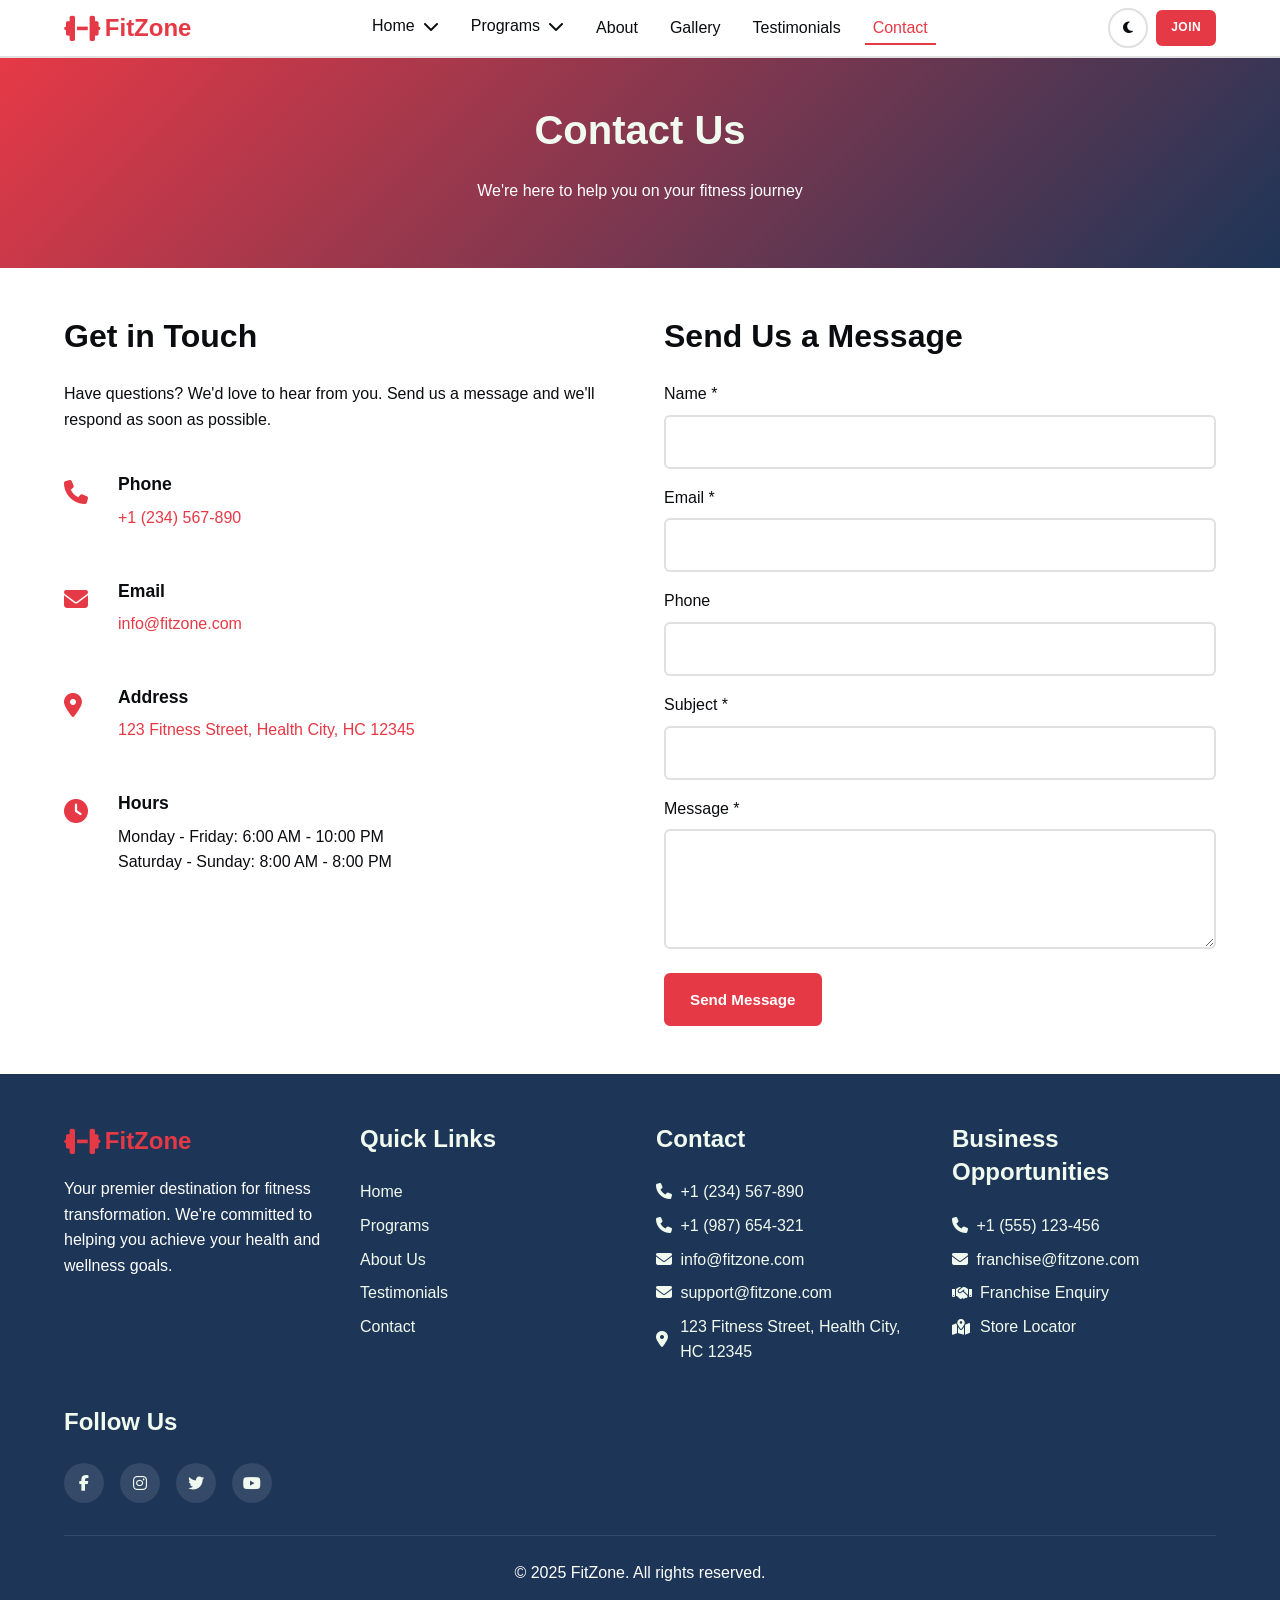
<file: contact.html>
<!DOCTYPE html>
<html lang="en">
<head>
    <meta charset="UTF-8">
    <meta name="viewport" content="width=device-width, initial-scale=1.0">
    <title>Contact Us - FitZone</title>
    <link rel="icon" type="image/svg+xml" href="favicon.svg">
    <link rel="icon" type="image/x-icon" href="favicon.ico">
    <link rel="stylesheet" href="css/style.css">
    <link rel="stylesheet" href="https://cdnjs.cloudflare.com/ajax/libs/font-awesome/6.4.0/css/all.min.css">
</head>
<body>
    <!-- Header -->
    <header class="main-header">
        <div class="container">
            <div class="header-content">
                <a href="index.html" class="logo">
                    <i class="fas fa-dumbbell"></i>
                    <span>FitZone</span>
                </a>
                <nav class="main-nav">
                    <ul class="nav-menu">
                        <li class="dropdown">
                            <a href="index.html">Home <i class="fas fa-chevron-down"></i></a>
                            <ul class="dropdown-menu">
                                <li><a href="index.html">Home</a></li>
                                <li><a href="index2.html">Home 2</a></li>
                            </ul>
                        </li>
                        <li class="dropdown">
                            <a href="programs.html">Programs <i class="fas fa-chevron-down"></i></a>
                            <ul class="dropdown-menu">
                                <li><a href="muscle-gain.html">Muscle Gain</a></li>
                                <li><a href="weight-loss.html">Weight Loss</a></li>
                                <li><a href="wellness.html">Wellness</a></li>
                            </ul>
                        </li>
                        <li><a href="about.html">About</a></li>
                        <li><a href="gallery.html">Gallery</a></li>
                        <li><a href="testimonials.html">Testimonials</a></li>
                        <li><a href="contact.html" class="active">Contact</a></li>
                    </ul>
                </nav>
                <div class="header-actions">
                    <button class="theme-toggle" id="themeToggle" aria-label="Toggle theme">
                        <i class="fas fa-moon"></i>
                    </button>
                    <a href="register.html" class="btn btn-primary join-btn">Join</a>
                </div>
                <button class="mobile-menu-toggle" id="mobileMenuToggle">
                    <i class="fas fa-bars"></i>
                </button>
            </div>
        </div>
    </header>

    <!-- Page Header -->
    <section class="page-header">
        <div class="container">
            <h1>Contact Us</h1>
            <p style="color: #FFFFFF;">We're here to help you on your fitness journey</p>
        </div>
    </section>

    <!-- Contact Content -->
    <section class="content-section">
        <div class="container">
            <div class="contact-wrapper">
                <div class="contact-info-section">
                    <h2>Get in Touch</h2>
                    <p>Have questions? We'd love to hear from you. Send us a message and we'll respond as soon as possible.</p>
                    
                    <div class="contact-details">
                        <div class="contact-item">
                            <i class="fas fa-phone"></i>
                            <div>
                                <h3>Phone</h3>
                                <a href="tel:+1234567890">+1 (234) 567-890</a>
                            </div>
                        </div>
                        <div class="contact-item">
                            <i class="fas fa-envelope"></i>
                            <div>
                                <h3>Email</h3>
                                <a href="mailto:info@fitzone.com">info@fitzone.com</a>
                            </div>
                        </div>
                        <div class="contact-item">
                            <i class="fas fa-map-marker-alt"></i>
                            <div>
                                <h3>Address</h3>
                                <a href="https://maps.google.com" target="_blank" rel="noopener noreferrer">123 Fitness Street, Health City, HC 12345</a>
                            </div>
                        </div>
                        <div class="contact-item">
                            <i class="fas fa-clock"></i>
                            <div>
                                <h3>Hours</h3>
                                <p>Monday - Friday: 6:00 AM - 10:00 PM<br>Saturday - Sunday: 8:00 AM - 8:00 PM</p>
                            </div>
                        </div>
                    </div>
                </div>
                
                <div class="contact-form-section">
                    <h2>Send Us a Message</h2>
                    <form id="contactForm" method="POST" action="#">
                        <div class="form-group">
                            <label for="name">Name *</label>
                            <input type="text" id="name" name="name" required>
                        </div>
                        <div class="form-group">
                            <label for="email">Email *</label>
                            <input type="email" id="email" name="email" required>
                        </div>
                        <div class="form-group">
                            <label for="phone">Phone</label>
                            <input type="tel" id="phone" name="phone">
                        </div>
                        <div class="form-group">
                            <label for="subject">Subject *</label>
                            <input type="text" id="subject" name="subject" required>
                        </div>
                        <div class="form-group">
                            <label for="message">Message *</label>
                            <textarea id="message" name="message" required></textarea>
                        </div>
                        <button type="submit" class="btn btn-primary btn-large">Send Message</button>
                    </form>
                </div>
            </div>
        </div>
    </section>

    <!-- Footer -->
    <footer class="main-footer">
        <div class="container">
            <div class="footer-content">
                <div class="footer-section">
                    <a href="index.html" class="logo">
                        <i class="fas fa-dumbbell"></i>
                        <span>FitZone</span>
                    </a>
                    <p style="margin-top: 1rem; color: #FFFFFF;">Your premier destination for fitness transformation. We're committed to helping you achieve your health and wellness goals.</p>
                </div>
                <div class="footer-section">
                    <h3>Quick Links</h3>
                    <ul>
                        <li><a href="index.html">Home</a></li>
                        <li><a href="programs.html">Programs</a></li>
                        <li><a href="about.html">About Us</a></li>
                        <li><a href="testimonials.html">Testimonials</a></li>
                        <li><a href="contact.html">Contact</a></li>
                    </ul>
                </div>
                <div class="footer-section">
                    <h3>Contact</h3>
                    <ul class="contact-info">
                        <li><a href="tel:+1234567890"><i class="fas fa-phone"></i> +1 (234) 567-890</a></li>
                        <li><a href="tel:+1987654321"><i class="fas fa-phone"></i> +1 (987) 654-321</a></li>
                        <li><a href="mailto:info@fitzone.com"><i class="fas fa-envelope"></i> info@fitzone.com</a></li>
                        <li><a href="mailto:support@fitzone.com"><i class="fas fa-envelope"></i> support@fitzone.com</a></li>
                        <li><i class="fas fa-map-marker-alt"></i> 123 Fitness Street, Health City, HC 12345</li>
                    </ul>
                </div>
                <div class="footer-section">
                    <h3>Business Opportunities</h3>
                    <ul class="contact-info">
                        <li><a href="tel:+1555123456"><i class="fas fa-phone"></i> +1 (555) 123-456</a></li>
                        <li><a href="mailto:franchise@fitzone.com"><i class="fas fa-envelope"></i> franchise@fitzone.com</a></li>
                        <li><a href="contact.html#franchise" class="franchise-link"><i class="fas fa-handshake"></i> Franchise Enquiry</a></li>
                        <li><a href="contact.html#store" class="store-link"><i class="fas fa-map-marked-alt"></i> Store Locator</a></li>
                    </ul>
                </div>
                <div class="footer-section">
                    <h3>Follow Us</h3>
                    <div class="social-icons">
                        <a href="https://facebook.com" target="_blank" rel="noopener noreferrer" aria-label="Facebook">
                            <i class="fab fa-facebook-f"></i>
                        </a>
                        <a href="https://instagram.com" target="_blank" rel="noopener noreferrer" aria-label="Instagram">
                            <i class="fab fa-instagram"></i>
                        </a>
                        <a href="https://twitter.com" target="_blank" rel="noopener noreferrer" aria-label="Twitter">
                            <i class="fab fa-twitter"></i>
                        </a>
                        <a href="https://youtube.com" target="_blank" rel="noopener noreferrer" aria-label="YouTube">
                            <i class="fab fa-youtube"></i>
                        </a>
                    </div>
                </div>
            </div>
            <div class="footer-bottom">
                <p style="color: #FFFFFF;">&copy; 2025 FitZone. All rights reserved.</p>
            </div>
        </div>
    </footer>

    <script src="https://code.jquery.com/jquery-3.7.1.min.js"></script>
    <script src="js/main.js"></script>
</body>
</html>
</file>
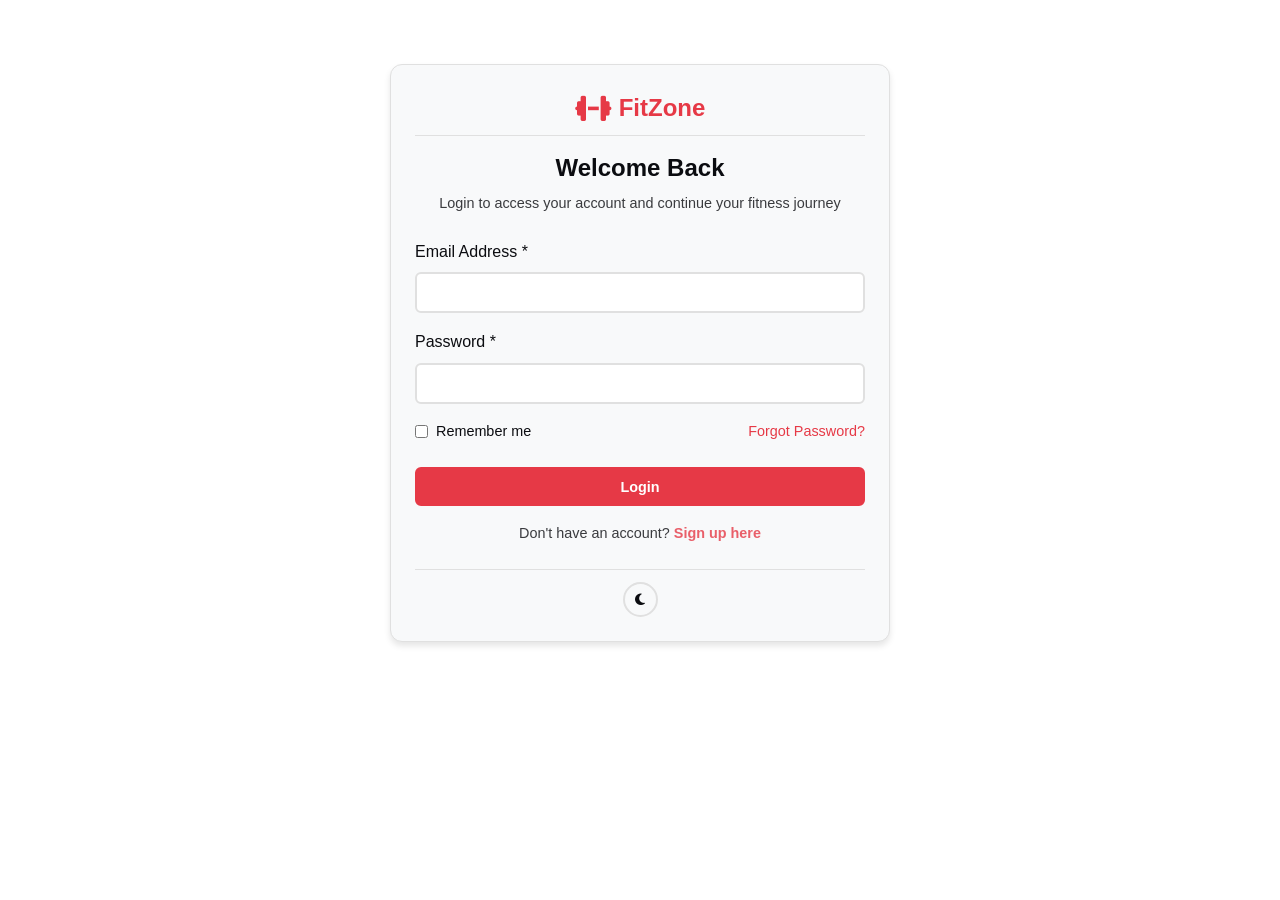
<file: login.html>
<!DOCTYPE html>
<html lang="en">
<head>
    <meta charset="UTF-8">
    <meta name="viewport" content="width=device-width, initial-scale=1.0">
    <title>Login - FitZone</title>
    <link rel="icon" type="image/svg+xml" href="favicon.svg">
    <link rel="icon" type="image/x-icon" href="favicon.ico">
    <link rel="stylesheet" href="css/style.css">
    <link rel="stylesheet" href="https://cdnjs.cloudflare.com/ajax/libs/font-awesome/6.4.0/css/all.min.css">
</head>
<body>
    <!-- Login Section -->
    <section class="content-section">
        <div class="container">
            <div class="auth-container">
                <div class="auth-card">
                    <div class="auth-card-header">
                        <a href="index.html" class="auth-logo">
                            <i class="fas fa-dumbbell"></i>
                            <span>FitZone</span>
                        </a>
                    </div>
                    <h2>Welcome Back</h2>
                    <p>Login to access your account and continue your fitness journey</p>
                    
                    <form id="loginForm" method="POST" action="#">
                        <div class="form-group">
                            <label for="loginEmail">Email Address *</label>
                            <input type="email" id="loginEmail" name="email" required>
                        </div>
                        <div class="form-group">
                            <label for="loginPassword">Password *</label>
                            <input type="password" id="loginPassword" name="password" required>
                        </div>
                        <div class="form-options">
                            <label class="checkbox-label">
                                <input type="checkbox" name="remember">
                                <span>Remember me</span>
                            </label>
                            <a href="#" class="forgot-password">Forgot Password?</a>
                        </div>
                        <button type="submit" class="btn btn-primary btn-large" style="width: 100%;">Login</button>
                    </form>
                    
                    <p class="auth-footer">
                        Don't have an account? <a href="register.html">Sign up here</a>
                    </p>
                    <div style="text-align: center; margin-top: 0.75rem; padding-top: 0.75rem; border-top: 1px solid var(--border-color);">
                        <button class="theme-toggle" id="themeToggle" aria-label="Toggle theme">
                            <i class="fas fa-moon"></i>
                        </button>
                    </div>
                </div>
            </div>
        </div>
    </section>

    <script src="https://code.jquery.com/jquery-3.7.1.min.js"></script>
    <script src="js/main.js"></script>
</body>
</html>
</file>
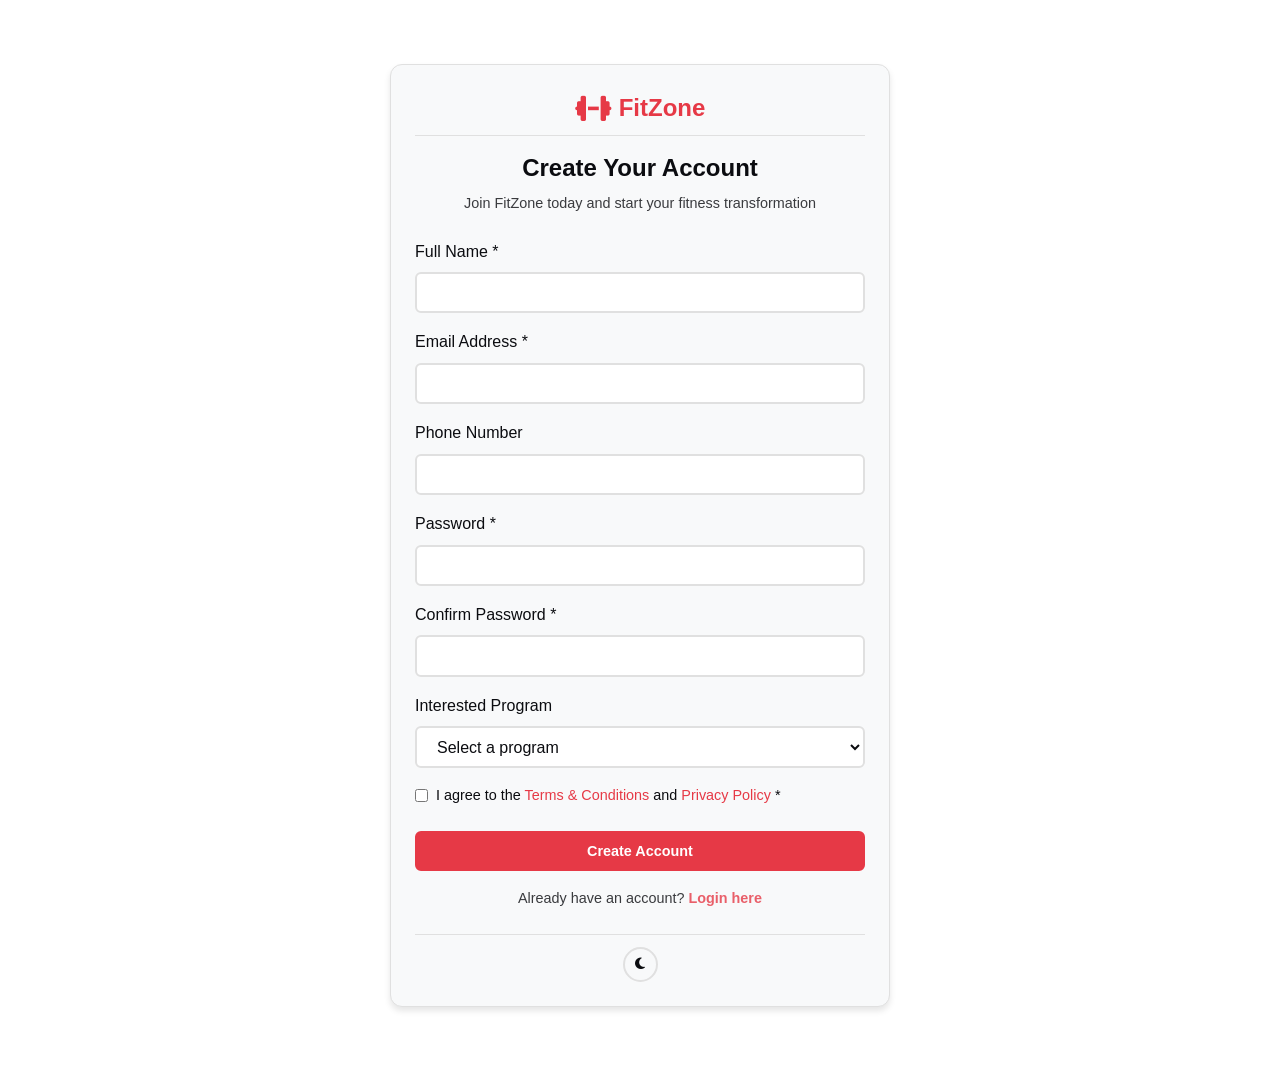
<file: register.html>
<!DOCTYPE html>
<html lang="en">
<head>
    <meta charset="UTF-8">
    <meta name="viewport" content="width=device-width, initial-scale=1.0">
    <title>Register - FitZone</title>
    <link rel="icon" type="image/svg+xml" href="favicon.svg">
    <link rel="icon" type="image/x-icon" href="favicon.ico">
    <link rel="stylesheet" href="css/style.css">
    <link rel="stylesheet" href="https://cdnjs.cloudflare.com/ajax/libs/font-awesome/6.4.0/css/all.min.css">
</head>
<body>
    <!-- Register Section -->
    <section class="content-section">
        <div class="container">
            <div class="auth-container">
                <div class="auth-card">
                    <div class="auth-card-header">
                        <a href="index.html" class="auth-logo">
                            <i class="fas fa-dumbbell"></i>
                            <span>FitZone</span>
                        </a>
                    </div>
                    <h2>Create Your Account</h2>
                    <p>Join FitZone today and start your fitness transformation</p>
                    
                    <form id="registerForm" method="POST" action="#">
                        <div class="form-group">
                            <label for="registerName">Full Name *</label>
                            <input type="text" id="registerName" name="name" required>
                        </div>
                        <div class="form-group">
                            <label for="registerEmail">Email Address *</label>
                            <input type="email" id="registerEmail" name="email" required>
                        </div>
                        <div class="form-group">
                            <label for="registerPhone">Phone Number</label>
                            <input type="tel" id="registerPhone" name="phone">
                        </div>
                        <div class="form-group">
                            <label for="registerPassword">Password *</label>
                            <input type="password" id="registerPassword" name="password" required>
                        </div>
                        <div class="form-group">
                            <label for="registerConfirmPassword">Confirm Password *</label>
                            <input type="password" id="registerConfirmPassword" name="confirmPassword" required>
                        </div>
                        <div class="form-group">
                            <label for="registerProgram">Interested Program</label>
                            <select id="registerProgram" name="program">
                                <option value="">Select a program</option>
                                <option value="muscle-gain">Muscle Gain</option>
                                <option value="weight-loss">Weight Loss</option>
                                <option value="wellness">Wellness</option>
                            </select>
                        </div>
                        <div class="form-options">
                            <label class="checkbox-label">
                                <input type="checkbox" name="terms" required>
                                <span>I agree to the <a href="#">Terms & Conditions</a> and <a href="#">Privacy Policy</a> *</span>
                            </label>
                        </div>
                        <button type="submit" class="btn btn-primary btn-large" style="width: 100%;">Create Account</button>
                    </form>
                    
                    <p class="auth-footer">
                        Already have an account? <a href="login.html">Login here</a>
                    </p>
                    <div style="text-align: center; margin-top: 0.75rem; padding-top: 0.75rem; border-top: 1px solid var(--border-color);">
                        <button class="theme-toggle" id="themeToggle" aria-label="Toggle theme">
                            <i class="fas fa-moon"></i>
                        </button>
                    </div>
                </div>
            </div>
        </div>
    </section>

    <script src="https://code.jquery.com/jquery-3.7.1.min.js"></script>
    <script src="js/main.js"></script>
</body>
</html>
</file>
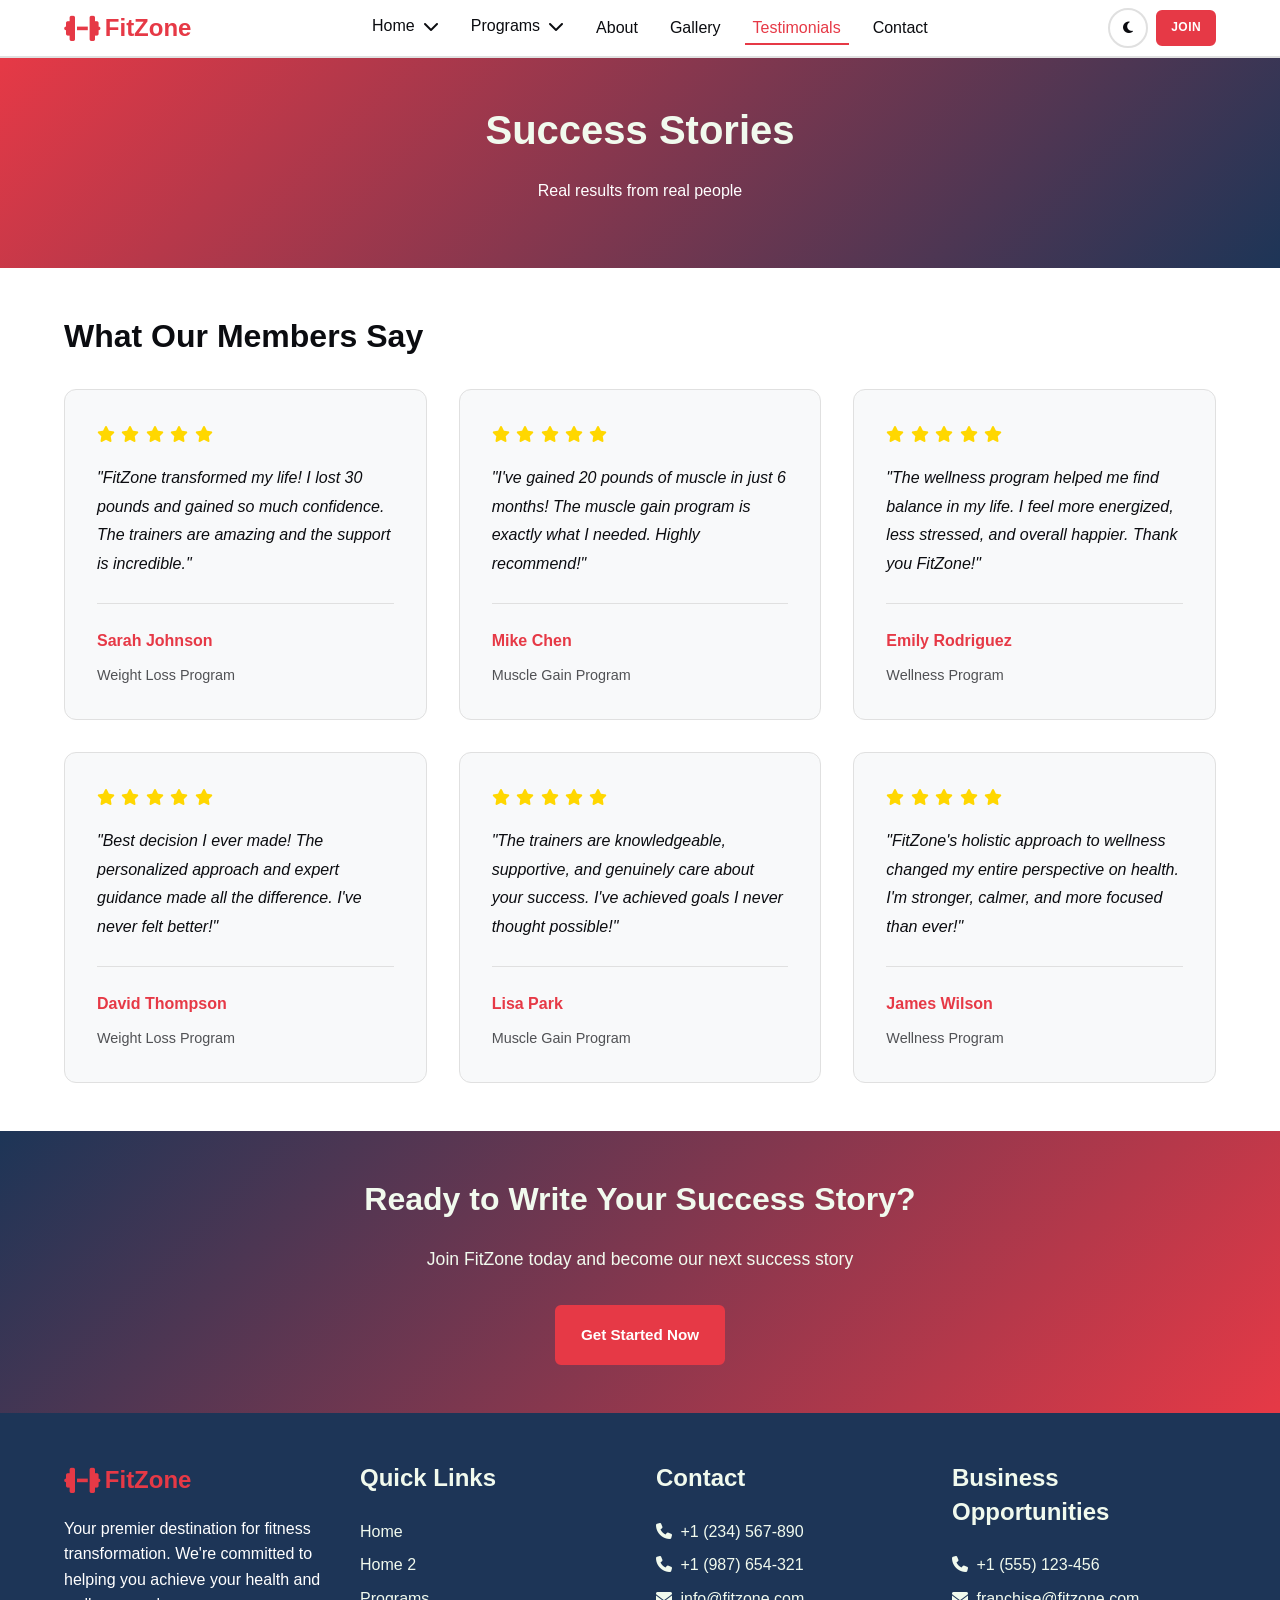
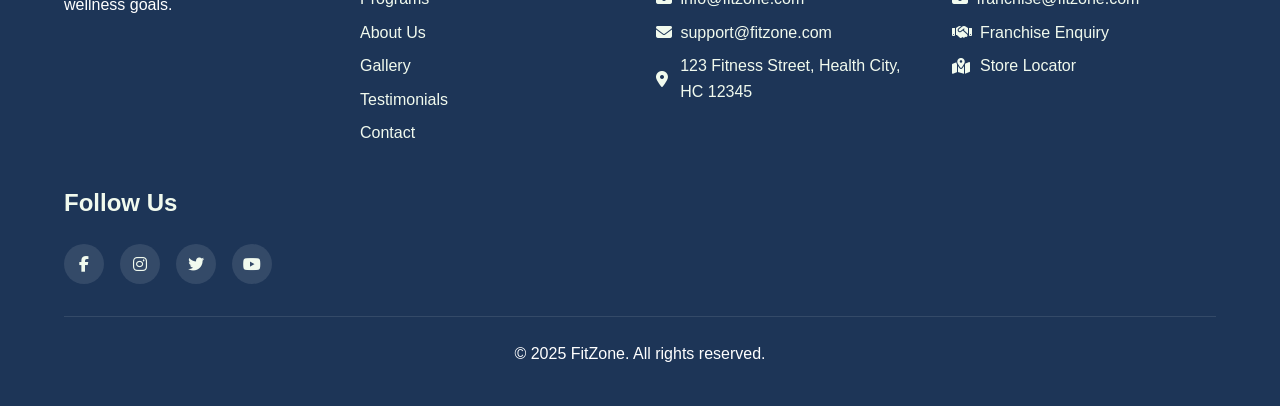
<file: testimonials.html>
<!DOCTYPE html>
<html lang="en">
<head>
    <meta charset="UTF-8">
    <meta name="viewport" content="width=device-width, initial-scale=1.0">
    <title>Testimonials - FitZone</title>
    <link rel="icon" type="image/svg+xml" href="favicon.svg">
    <link rel="icon" type="image/x-icon" href="favicon.ico">
    <link rel="stylesheet" href="css/style.css">
    <link rel="stylesheet" href="https://cdnjs.cloudflare.com/ajax/libs/font-awesome/6.4.0/css/all.min.css">
</head>
<body>
    <!-- Header -->
    <header class="main-header">
        <div class="container">
            <div class="header-content">
                <a href="index.html" class="logo">
                    <i class="fas fa-dumbbell"></i>
                    <span>FitZone</span>
                </a>
                <nav class="main-nav">
                    <ul class="nav-menu">
                        <li class="dropdown">
                            <a href="index.html">Home <i class="fas fa-chevron-down"></i></a>
                            <ul class="dropdown-menu">
                                <li><a href="index.html">Home</a></li>
                                <li><a href="index2.html">Home 2</a></li>
                            </ul>
                        </li>
                        <li class="dropdown">
                            <a href="programs.html">Programs <i class="fas fa-chevron-down"></i></a>
                            <ul class="dropdown-menu">
                                <li><a href="muscle-gain.html">Muscle Gain</a></li>
                                <li><a href="weight-loss.html">Weight Loss</a></li>
                                <li><a href="wellness.html">Wellness</a></li>
                            </ul>
                        </li>
                        <li><a href="about.html">About</a></li>
                        <li><a href="gallery.html">Gallery</a></li>
                        <li><a href="testimonials.html" class="active">Testimonials</a></li>
                        <li><a href="contact.html">Contact</a></li>
                    </ul>
                </nav>
                <div class="header-actions">
                    <button class="theme-toggle" id="themeToggle" aria-label="Toggle theme">
                        <i class="fas fa-moon"></i>
                    </button>
                    <a href="register.html" class="btn btn-primary join-btn">Join</a>
                </div>
                <button class="mobile-menu-toggle" id="mobileMenuToggle">
                    <i class="fas fa-bars"></i>
                </button>
            </div>
        </div>
    </header>

    <!-- Page Header -->
    <section class="page-header">
        <div class="container">
            <h1>Success Stories</h1>
            <p style="color: #FFFFFF;">Real results from real people</p>
        </div>
    </section>

    <!-- Testimonials Content -->
    <section class="content-section">
        <div class="container">
            <h2>What Our Members Say</h2>
            <div class="testimonials-grid">
                <div class="testimonial-card">
                    <div class="testimonial-content">
                        <div class="stars">
                            <i class="fas fa-star"></i>
                            <i class="fas fa-star"></i>
                            <i class="fas fa-star"></i>
                            <i class="fas fa-star"></i>
                            <i class="fas fa-star"></i>
                        </div>
                        <p>"FitZone transformed my life! I lost 30 pounds and gained so much confidence. The trainers are amazing and the support is incredible."</p>
                    </div>
                    <div class="testimonial-author">
                        <strong>Sarah Johnson</strong>
                        <span>Weight Loss Program</span>
                    </div>
                </div>
                
                <div class="testimonial-card">
                    <div class="testimonial-content">
                        <div class="stars">
                            <i class="fas fa-star"></i>
                            <i class="fas fa-star"></i>
                            <i class="fas fa-star"></i>
                            <i class="fas fa-star"></i>
                            <i class="fas fa-star"></i>
                        </div>
                        <p>"I've gained 20 pounds of muscle in just 6 months! The muscle gain program is exactly what I needed. Highly recommend!"</p>
                    </div>
                    <div class="testimonial-author">
                        <strong>Mike Chen</strong>
                        <span>Muscle Gain Program</span>
                    </div>
                </div>
                
                <div class="testimonial-card">
                    <div class="testimonial-content">
                        <div class="stars">
                            <i class="fas fa-star"></i>
                            <i class="fas fa-star"></i>
                            <i class="fas fa-star"></i>
                            <i class="fas fa-star"></i>
                            <i class="fas fa-star"></i>
                        </div>
                        <p>"The wellness program helped me find balance in my life. I feel more energized, less stressed, and overall happier. Thank you FitZone!"</p>
                    </div>
                    <div class="testimonial-author">
                        <strong>Emily Rodriguez</strong>
                        <span>Wellness Program</span>
                    </div>
                </div>
                
                <div class="testimonial-card">
                    <div class="testimonial-content">
                        <div class="stars">
                            <i class="fas fa-star"></i>
                            <i class="fas fa-star"></i>
                            <i class="fas fa-star"></i>
                            <i class="fas fa-star"></i>
                            <i class="fas fa-star"></i>
                        </div>
                        <p>"Best decision I ever made! The personalized approach and expert guidance made all the difference. I've never felt better!"</p>
                    </div>
                    <div class="testimonial-author">
                        <strong>David Thompson</strong>
                        <span>Weight Loss Program</span>
                    </div>
                </div>
                
                <div class="testimonial-card">
                    <div class="testimonial-content">
                        <div class="stars">
                            <i class="fas fa-star"></i>
                            <i class="fas fa-star"></i>
                            <i class="fas fa-star"></i>
                            <i class="fas fa-star"></i>
                            <i class="fas fa-star"></i>
                        </div>
                        <p>"The trainers are knowledgeable, supportive, and genuinely care about your success. I've achieved goals I never thought possible!"</p>
                    </div>
                    <div class="testimonial-author">
                        <strong>Lisa Park</strong>
                        <span>Muscle Gain Program</span>
                    </div>
                </div>
                
                <div class="testimonial-card">
                    <div class="testimonial-content">
                        <div class="stars">
                            <i class="fas fa-star"></i>
                            <i class="fas fa-star"></i>
                            <i class="fas fa-star"></i>
                            <i class="fas fa-star"></i>
                            <i class="fas fa-star"></i>
                        </div>
                        <p>"FitZone's holistic approach to wellness changed my entire perspective on health. I'm stronger, calmer, and more focused than ever!"</p>
                    </div>
                    <div class="testimonial-author">
                        <strong>James Wilson</strong>
                        <span>Wellness Program</span>
                    </div>
                </div>
            </div>
        </div>
    </section>

    <!-- CTA Section -->
    <section class="cta-section">
        <div class="container">
            <div class="cta-content">
                <h2>Ready to Write Your Success Story?</h2>
                <p>Join FitZone today and become our next success story</p>
                <a href="register.html" class="btn btn-primary btn-large">Get Started Now</a>
            </div>
        </div>
    </section>

    <!-- Footer -->
    <footer class="main-footer">
        <div class="container">
            <div class="footer-content">
                <div class="footer-section">
                    <a href="index.html" class="logo">
                        <i class="fas fa-dumbbell"></i>
                        <span>FitZone</span>
                    </a>
                    <p style="margin-top: 1rem; color: #FFFFFF;">Your premier destination for fitness transformation. We're committed to helping you achieve your health and wellness goals.</p>
                </div>
                <div class="footer-section">
                    <h3>Quick Links</h3>
                    <ul>
                        <li><a href="index.html">Home</a></li>
                        <li><a href="index2.html">Home 2</a></li>
                        <li><a href="programs.html">Programs</a></li>
                        <li><a href="about.html">About Us</a></li>
                        <li><a href="gallery.html">Gallery</a></li>
                        <li><a href="testimonials.html">Testimonials</a></li>
                        <li><a href="contact.html">Contact</a></li>
                    </ul>
                </div>
                <div class="footer-section">
                    <h3>Contact</h3>
                    <ul class="contact-info">
                        <li><a href="tel:+1234567890"><i class="fas fa-phone"></i> +1 (234) 567-890</a></li>
                        <li><a href="tel:+1987654321"><i class="fas fa-phone"></i> +1 (987) 654-321</a></li>
                        <li><a href="mailto:info@fitzone.com"><i class="fas fa-envelope"></i> info@fitzone.com</a></li>
                        <li><a href="mailto:support@fitzone.com"><i class="fas fa-envelope"></i> support@fitzone.com</a></li>
                        <li><i class="fas fa-map-marker-alt"></i> 123 Fitness Street, Health City, HC 12345</li>
                    </ul>
                </div>
                <div class="footer-section">
                    <h3>Business Opportunities</h3>
                    <ul class="contact-info">
                        <li><a href="tel:+1555123456"><i class="fas fa-phone"></i> +1 (555) 123-456</a></li>
                        <li><a href="mailto:franchise@fitzone.com"><i class="fas fa-envelope"></i> franchise@fitzone.com</a></li>
                        <li><a href="contact.html#franchise" class="franchise-link"><i class="fas fa-handshake"></i> Franchise Enquiry</a></li>
                        <li><a href="contact.html#store" class="store-link"><i class="fas fa-map-marked-alt"></i> Store Locator</a></li>
                    </ul>
                </div>
                <div class="footer-section">
                    <h3>Follow Us</h3>
                    <div class="social-icons">
                        <a href="https://facebook.com" target="_blank" rel="noopener noreferrer" aria-label="Facebook">
                            <i class="fab fa-facebook-f"></i>
                        </a>
                        <a href="https://instagram.com" target="_blank" rel="noopener noreferrer" aria-label="Instagram">
                            <i class="fab fa-instagram"></i>
                        </a>
                        <a href="https://twitter.com" target="_blank" rel="noopener noreferrer" aria-label="Twitter">
                            <i class="fab fa-twitter"></i>
                        </a>
                        <a href="https://youtube.com" target="_blank" rel="noopener noreferrer" aria-label="YouTube">
                            <i class="fab fa-youtube"></i>
                        </a>
                    </div>
                </div>
            </div>
            <div class="footer-bottom">
                <p style="color: #FFFFFF;">&copy; 2025 FitZone. All rights reserved.</p>
            </div>
        </div>
    </footer>

    <script src="https://code.jquery.com/jquery-3.7.1.min.js"></script>
    <script src="js/main.js"></script>
</body>
</html>
</file>
<file: css/style.css>
/* ===== CSS Variables ===== */
:root {
    /* Light Mode Colors */
    --primary-color: #E63946;
    --secondary-color: #1D3557;
    --accent-color: #F1FAEE;
    --bg-color: #FFFFFF;
    --text-color: #0B0C10;
    --card-bg: #F8F9FA;
    --border-color: #E0E0E0;
    
    /* Dark Mode Colors */
    --primary-color-dark: #E63946;
    --secondary-color-dark: #1D3557;
    --accent-color-dark: #F1FAEE;
    --bg-color-dark: #0B0C10;
    --text-color-dark: #FFFFFF;
    --card-bg-dark: #1A1B1E;
    --border-color-dark: #2A2B2E;
    
    /* Spacing */
    --spacing-xs: 0.5rem;
    --spacing-sm: 1rem;
    --spacing-md: 1.5rem;
    --spacing-lg: 2rem;
    --spacing-xl: 3rem;
    
    /* Typography */
    --font-primary: 'Segoe UI', Tahoma, Geneva, Verdana, sans-serif;
    --font-size-base: 16px;
    --line-height-base: 1.6;
    
    /* Transitions */
    --transition: all 0.3s ease;
}

/* ===== Dark Mode ===== */
body.dark-mode {
    --bg-color: var(--bg-color-dark);
    --text-color: var(--text-color-dark);
    --card-bg: var(--card-bg-dark);
    --border-color: var(--border-color-dark);
}

/* ===== Reset & Base Styles ===== */
* {
    margin: 0;
    padding: 0;
    box-sizing: border-box;
}

body {
    font-family: var(--font-primary);
    font-size: var(--font-size-base);
    line-height: var(--line-height-base);
    color: var(--text-color);
    background-color: var(--bg-color);
    transition: background-color 0.3s ease, color 0.3s ease;
}

.container {
    max-width: 1200px;
    margin: 0 auto;
    padding: 0 var(--spacing-md);
}

/* ===== Typography ===== */
h1 {
    font-size: 2.5rem;
    font-weight: 700;
    line-height: 1.2;
    margin-bottom: var(--spacing-md);
    color: var(--text-color);
}

h2 {
    font-size: 2rem;
    font-weight: 600;
    line-height: 1.3;
    margin-bottom: var(--spacing-lg);
    text-align: center;
    color: var(--text-color);
}

h3 {
    font-size: 1.5rem;
    font-weight: 600;
    line-height: 1.4;
    margin-bottom: var(--spacing-sm);
    text-align: center;
    color: var(--text-color);
}

p {
    margin-bottom: var(--spacing-sm);
    color: var(--text-color);
}

/* ===== Header ===== */
.main-header {
    background-color: var(--bg-color);
    border-bottom: 2px solid var(--border-color);
    position: sticky;
    top: 0;
    z-index: 1000;
    padding: 0.5rem 0;
}

.header-content {
    display: flex;
    justify-content: space-between;
    align-items: center;
    gap: var(--spacing-sm);
}

.logo {
    display: flex;
    align-items: center;
    gap: 0.3rem;
    text-decoration: none;
    color: var(--primary-color);
    font-size: 1.5rem;
    font-weight: 700;
    transition: var(--transition);
}

.logo:hover {
    color: var(--secondary-color);
    transform: scale(1.05);
}

.logo i {
    font-size: 1.8rem;
}

.main-nav {
    flex: 1;
    display: flex;
    justify-content: center;
}

.nav-menu {
    display: flex;
    list-style: none;
    gap: var(--spacing-sm);
    align-items: center;
}

.nav-menu > li > a {
    text-decoration: none;
    color: var(--text-color);
    font-weight: 500;
    padding: 0.3rem 0.5rem;
    padding-bottom: calc(0.3rem + 2px);
    transition: var(--transition);
    position: relative;
    border-bottom: 2px solid transparent;
}

.nav-menu > li > a:hover,
.nav-menu > li > a.active {
    color: var(--primary-color);
}

.nav-menu > li > a.active {
    border-bottom-color: var(--primary-color);
}

/* Dropdown parent active state when child is active */
.dropdown .dropdown-menu li a.active {
    background-color: var(--primary-color);
    color: #FFFFFF;
    font-weight: 600;
}

.dropdown:hover > a,
.dropdown .dropdown-menu li a.active ~ * {
    color: var(--primary-color);
}

/* Dropdown Menu */
.dropdown {
    position: relative;
}

.dropdown > a {
    display: flex;
    align-items: center;
    gap: var(--spacing-xs);
}

.dropdown-menu {
    position: absolute;
    top: 100%;
    left: 0;
    background-color: var(--card-bg);
    border: 1px solid var(--border-color);
    border-radius: 8px;
    list-style: none;
    min-width: 200px;
    padding: var(--spacing-xs) 0;
    margin-top: var(--spacing-xs);
    opacity: 0;
    visibility: hidden;
    transform: translateY(-10px);
    transition: var(--transition);
    box-shadow: 0 4px 6px rgba(0, 0, 0, 0.1);
}

.dropdown:hover .dropdown-menu {
    opacity: 1;
    visibility: visible;
    transform: translateY(0);
}

.dropdown-menu li a {
    display: block;
    padding: var(--spacing-sm) var(--spacing-md);
    color: var(--text-color);
    text-decoration: none;
    transition: var(--transition);
}

.dropdown-menu li a.active {
    background-color: var(--primary-color);
    color: #FFFFFF;
}

.dropdown-menu li a:hover {
    background-color: var(--primary-color);
    color: #FFFFFF;
}

.header-actions {
    display: flex;
    align-items: center;
    gap: 0.5rem;
}

.theme-toggle {
    background: none;
    border: 2px solid var(--border-color);
    color: var(--text-color);
    width: 40px;
    height: 40px;
    border-radius: 50%;
    cursor: pointer;
    display: flex;
    align-items: center;
    justify-content: center;
    transition: var(--transition);
}

.theme-toggle:hover {
    background-color: var(--primary-color);
    border-color: var(--primary-color);
    color: var(--accent-color);
    transform: scale(1.1);
}

.mobile-menu-toggle {
    display: none;
    background: none;
    border: none;
    color: var(--text-color);
    font-size: 1.5rem;
    cursor: pointer;
}

/* ===== Buttons ===== */
.btn {
    display: inline-block;
    padding: var(--spacing-xs) var(--spacing-sm);
    text-decoration: none;
    border-radius: 6px;
    font-weight: 600;
    text-align: center;
    transition: var(--transition);
    border: 2px solid transparent;
    cursor: pointer;
    font-size: 0.9rem;
}

.btn-primary {
    background-color: var(--primary-color);
    color: #FFFFFF;
    border-color: var(--primary-color);
}

.btn-primary:hover {
    background-color: var(--secondary-color);
    border-color: var(--secondary-color);
    color: #FFFFFF;
    transform: translateY(-2px);
    box-shadow: 0 4px 12px rgba(230, 57, 70, 0.3);
}

.join-btn {
    font-weight: 700;
    text-transform: uppercase;
    letter-spacing: 0.5px;
    padding: 0.4rem 0.8rem;
    font-size: 0.75rem;
}

.join-btn:hover {
    color: #FFFFFF;
    transform: translateY(-2px) scale(1.05);
    box-shadow: 0 6px 20px rgba(230, 57, 70, 0.4);
}

.btn-outline {
    background-color: transparent;
    color: var(--primary-color);
    border-color: var(--primary-color);
}

.btn-outline:hover {
    background-color: var(--primary-color);
    color: #FFFFFF;
    transform: translateY(-2px);
    box-shadow: 0 4px 12px rgba(230, 57, 70, 0.3);
}

.btn-large {
    padding: var(--spacing-sm) var(--spacing-md);
    font-size: 0.95rem;
}

.auth-card .btn-large {
    padding: 0.6rem var(--spacing-sm);
    font-size: 0.9rem;
    margin-top: var(--spacing-xs);
}

/* ===== Hero Section ===== */
.hero {
    background: linear-gradient(135deg, var(--primary-color) 0%, var(--secondary-color) 100%);
    color: var(--accent-color);
    padding: var(--spacing-xl) 0;
    text-align: center;
}

.hero-content h1 {
    color: var(--accent-color);
    margin-bottom: var(--spacing-md);
}

.hero-subtitle {
    font-size: 1.2rem;
    margin-bottom: var(--spacing-lg);
    color: var(--accent-color);
}

.hero-cta {
    display: flex;
    gap: var(--spacing-md);
    justify-content: center;
    flex-wrap: wrap;
}

/* ===== Features Section ===== */
.features {
    padding: var(--spacing-xl) 0;
}

.features-grid {
    display: grid;
    grid-template-columns: repeat(auto-fit, minmax(250px, 1fr));
    gap: var(--spacing-lg);
}

.feature-card {
    background-color: var(--card-bg);
    border: 1px solid var(--border-color);
    border-radius: 12px;
    padding: var(--spacing-lg);
    text-align: center;
    transition: var(--transition);
}

.feature-card:hover {
    transform: translateY(-5px);
    box-shadow: 0 8px 20px rgba(0, 0, 0, 0.1);
    border-color: var(--primary-color);
}

.feature-icon {
    width: 80px;
    height: 80px;
    margin: 0 auto var(--spacing-md);
    background: linear-gradient(135deg, var(--primary-color), var(--secondary-color));
    border-radius: 50%;
    display: flex;
    align-items: center;
    justify-content: center;
    color: var(--accent-color);
    font-size: 2rem;
}

/* ===== Programs Preview ===== */
.programs-preview {
    padding: var(--spacing-xl) 0;
    background-color: var(--card-bg);
}

.programs-grid {
    display: grid;
    grid-template-columns: repeat(auto-fit, minmax(300px, 1fr));
    gap: var(--spacing-lg);
}

.program-card {
    background-color: var(--bg-color);
    border-radius: 12px;
    overflow: hidden;
    box-shadow: 0 4px 6px rgba(0, 0, 0, 0.1);
    transition: var(--transition);
    display: flex;
    flex-direction: column;
    height: 100%;
}

.program-card:hover {
    transform: translateY(-5px);
    box-shadow: 0 8px 20px rgba(0, 0, 0, 0.15);
}

.program-card img {
    width: 100%;
    height: 250px;
    object-fit: cover;
    display: block;
}

.program-content {
    padding: var(--spacing-lg);
    text-align: center;
    display: flex;
    flex-direction: column;
    flex-grow: 1;
}

.program-content h3 {
    margin-bottom: var(--spacing-sm);
}

.program-content p {
    margin-bottom: var(--spacing-md);
    flex-grow: 1;
}

.program-content ul {
    text-align: left;
    margin: var(--spacing-md) 0;
    padding-left: var(--spacing-lg);
    flex-grow: 1;
}

.program-content .btn {
    margin-top: auto;
    align-self: center;
}

/* ===== CTA Section ===== */
.cta-section {
    padding: var(--spacing-xl) 0;
    background: linear-gradient(135deg, var(--secondary-color) 0%, var(--primary-color) 100%);
    color: var(--accent-color);
    text-align: center;
}

.cta-content h2 {
    color: var(--accent-color);
    margin-bottom: var(--spacing-md);
}

.cta-content p {
    color: var(--accent-color);
    font-size: 1.1rem;
    margin-bottom: var(--spacing-lg);
}

/* ===== Footer ===== */
.main-footer {
    background-color: var(--secondary-color);
    color: var(--accent-color);
    padding: var(--spacing-xl) 0 var(--spacing-md);
}

.footer-content {
    display: grid;
    grid-template-columns: repeat(auto-fit, minmax(250px, 1fr));
    gap: var(--spacing-lg);
    margin-bottom: var(--spacing-lg);
}

.footer-section h3 {
    color: var(--accent-color);
    margin-bottom: var(--spacing-md);
    text-align: left;
}

.footer-section ul {
    list-style: none;
}

.footer-section ul li {
    margin-bottom: var(--spacing-xs);
}

.footer-section ul li a {
    color: var(--accent-color);
    text-decoration: none;
    transition: var(--transition);
}

.footer-section ul li a:hover {
    color: var(--primary-color);
}

.franchise-link,
.store-link {
    display: inline-flex;
    align-items: center;
    gap: var(--spacing-xs);
    transition: var(--transition);
}

.franchise-link:hover,
.store-link:hover {
    color: var(--primary-color);
    transform: translateX(5px);
}

.contact-info li {
    display: flex;
    align-items: center;
    gap: var(--spacing-xs);
}

.contact-info i {
    width: 20px;
}

.social-icons {
    display: flex;
    gap: var(--spacing-sm);
}

.social-icons a {
    width: 40px;
    height: 40px;
    background-color: rgba(255, 255, 255, 0.1);
    border-radius: 50%;
    display: flex;
    align-items: center;
    justify-content: center;
    color: var(--accent-color);
    text-decoration: none;
    transition: var(--transition);
}

.social-icons a:hover {
    background-color: var(--primary-color);
    transform: translateY(-3px) scale(1.1);
}

.social-icons .fa-facebook-f:hover {
    background-color: #1877F2;
}

.social-icons .fa-instagram:hover {
    background: linear-gradient(45deg, #f09433 0%, #e6683c 25%, #dc2743 50%, #cc2366 75%, #bc1888 100%);
}

.social-icons .fa-twitter:hover {
    background-color: #1DA1F2;
}

.social-icons .fa-youtube:hover {
    background-color: #FF0000;
}

.footer-bottom {
    text-align: center;
    padding-top: var(--spacing-md);
    border-top: 1px solid rgba(255, 255, 255, 0.1);
}

/* ===== Form Styles ===== */
.form-group {
    margin-bottom: var(--spacing-sm);
}

.auth-card .form-group {
    margin-bottom: var(--spacing-sm);
}

.form-group label {
    display: block;
    margin-bottom: var(--spacing-xs);
    font-weight: 500;
    color: var(--text-color);
}

.form-group input,
.form-group textarea,
.form-group select {
    width: 100%;
    padding: var(--spacing-sm);
    border: 2px solid var(--border-color);
    border-radius: 6px;
    font-family: var(--font-primary);
    font-size: var(--font-size-base);
    background-color: var(--bg-color);
    color: var(--text-color);
    transition: var(--transition);
}

.auth-card .form-group input,
.auth-card .form-group select {
    padding: 0.6rem var(--spacing-sm);
}

.form-group input:focus,
.form-group textarea:focus,
.form-group select:focus {
    outline: none;
    border-color: var(--primary-color);
    box-shadow: 0 0 0 3px rgba(230, 57, 70, 0.1);
}

.form-group input.error,
.form-group textarea.error,
.form-group select.error {
    border-color: var(--primary-color);
    box-shadow: 0 0 0 3px rgba(230, 57, 70, 0.2);
}

.form-group textarea {
    resize: vertical;
    min-height: 120px;
}

.form-message {
    padding: var(--spacing-sm);
    border-radius: 6px;
    margin-bottom: var(--spacing-md);
    display: none;
}

.form-message.success {
    background-color: #d4edda;
    color: #155724;
    border: 1px solid #c3e6cb;
    display: block;
}

.form-message.error {
    background-color: #f8d7da;
    color: #721c24;
    border: 1px solid #f5c6cb;
    display: block;
}

/* ===== Page Specific Styles ===== */
.page-header {
    background: linear-gradient(135deg, var(--primary-color) 0%, var(--secondary-color) 100%);
    color: var(--accent-color);
    padding: var(--spacing-xl) 0;
    text-align: center;
}

.page-header h1 {
    color: var(--accent-color);
}

.content-section {
    padding: var(--spacing-xl) 0;
}

.content-section .auth-container {
    padding: var(--spacing-sm) 0;
}

.content-section h2 {
    margin-bottom: var(--spacing-lg);
}

/* ===== Responsive Design ===== */
@media (max-width: 768px) {
    .mobile-menu-toggle {
        display: block;
    }
    
    .main-nav {
        display: none;
        position: absolute;
        top: 100%;
        left: 0;
        right: 0;
        background-color: var(--bg-color);
        border-bottom: 2px solid var(--border-color);
        padding: var(--spacing-md);
    }
    
    .main-nav.active {
        display: block;
    }
    
    .nav-menu {
        flex-direction: column;
        gap: var(--spacing-sm);
        align-items: flex-start;
    }
    
    .dropdown-menu {
        position: static;
        opacity: 1;
        visibility: visible;
        transform: none;
        box-shadow: none;
        border: none;
        margin-left: var(--spacing-md);
    }
    
    .header-actions {
        gap: var(--spacing-xs);
    }
    
    .header-actions .btn {
        padding: var(--spacing-xs) var(--spacing-sm);
        font-size: 0.9rem;
    }
    
    h1 {
        font-size: 2rem;
    }
    
    h2 {
        font-size: 1.75rem;
    }
    
    .hero-cta {
        flex-direction: column;
    }
    
    .features-grid,
    .programs-grid {
        grid-template-columns: 1fr;
    }
}

/* ===== About Page Styles ===== */
.about-content {
    display: grid;
    grid-template-columns: 1fr 1fr;
    gap: var(--spacing-xl);
    align-items: start;
}

.about-text h2 {
    text-align: left;
    margin-top: var(--spacing-lg);
    margin-bottom: var(--spacing-md);
    font-size: 2rem;
    font-weight: 600;
    line-height: 1.3;
}

.about-text h2:first-of-type {
    margin-top: 0;
}

.about-text p {
    text-align: left;
    line-height: 1.6;
    margin-bottom: var(--spacing-md);
}

.content-section h2 {
    text-align: left;
}

.content-section .features h2 {
    text-align: center;
}

.about-image img {
    width: 100%;
    border-radius: 12px;
    box-shadow: 0 4px 6px rgba(0, 0, 0, 0.1);
}

/* ===== Program Detail Styles ===== */
.program-detail {
    display: grid;
    grid-template-columns: 1fr 1fr;
    gap: var(--spacing-xl);
    align-items: start;
}

.program-image {
    width: 100%;
    height: 100%;
    display: flex;
    align-items: center;
}

.program-image img {
    width: 100%;
    height: 400px;
    object-fit: cover;
    border-radius: 12px;
    box-shadow: 0 4px 6px rgba(0, 0, 0, 0.1);
}

.program-info h2,
.program-info h3 {
    text-align: left;
}

.program-info ul {
    margin: var(--spacing-md) 0;
    padding-left: var(--spacing-lg);
}

.program-info ul li {
    margin-bottom: var(--spacing-xs);
}

/* ===== Testimonials Styles ===== */
.testimonials-grid {
    display: grid;
    grid-template-columns: repeat(auto-fit, minmax(300px, 1fr));
    gap: var(--spacing-lg);
}

.testimonial-card {
    background-color: var(--card-bg);
    border: 1px solid var(--border-color);
    border-radius: 12px;
    padding: var(--spacing-lg);
    transition: var(--transition);
}

.testimonial-card:hover {
    transform: translateY(-5px);
    box-shadow: 0 8px 20px rgba(0, 0, 0, 0.1);
    border-color: var(--primary-color);
}

.testimonial-content {
    margin-bottom: var(--spacing-md);
}

.stars {
    color: #FFD700;
    margin-bottom: var(--spacing-sm);
}

.stars i {
    margin-right: 2px;
}

.testimonial-content p {
    font-style: italic;
    line-height: 1.8;
    margin-bottom: 0;
}

.testimonial-author {
    border-top: 1px solid var(--border-color);
    padding-top: var(--spacing-md);
}

.testimonial-author strong {
    display: block;
    color: var(--primary-color);
    margin-bottom: var(--spacing-xs);
}

.testimonial-author span {
    color: var(--text-color);
    opacity: 0.7;
    font-size: 0.9rem;
}

/* ===== Contact Page Styles ===== */
.contact-wrapper {
    display: grid;
    grid-template-columns: 1fr 1fr;
    gap: var(--spacing-xl);
}

.contact-info-section h2 {
    text-align: left;
    margin-bottom: var(--spacing-md);
}

.contact-details {
    margin-top: var(--spacing-lg);
}

.contact-item {
    display: flex;
    gap: var(--spacing-md);
    margin-bottom: var(--spacing-lg);
    align-items: flex-start;
}

.contact-item i {
    font-size: 1.5rem;
    color: var(--primary-color);
    margin-top: var(--spacing-xs);
    min-width: 30px;
}

.contact-item h3 {
    text-align: left;
    margin-bottom: var(--spacing-xs);
    font-size: 1.1rem;
}

.contact-item a {
    color: var(--primary-color);
    text-decoration: none;
    transition: var(--transition);
}

.contact-item a:hover {
    color: var(--secondary-color);
}

.contact-form-section h2 {
    text-align: left;
    margin-bottom: var(--spacing-md);
}

/* ===== Blog Post Styles ===== */
.blog-post {
    max-width: 900px;
    margin: 0 auto;
}

.post-header {
    margin-bottom: var(--spacing-lg);
}

.post-header h2 {
    text-align: left;
    margin-bottom: var(--spacing-md);
}

.post-meta {
    display: flex;
    gap: var(--spacing-lg);
    color: var(--text-color);
    opacity: 0.7;
    font-size: 0.9rem;
}

.post-meta span {
    display: flex;
    align-items: center;
    gap: var(--spacing-xs);
}

.post-image {
    margin-bottom: var(--spacing-lg);
}

.post-image img {
    width: 100%;
    border-radius: 12px;
    box-shadow: 0 4px 6px rgba(0, 0, 0, 0.1);
}

.post-content {
    line-height: 1.8;
}

.post-content h3 {
    text-align: left;
    margin-top: var(--spacing-lg);
    margin-bottom: var(--spacing-md);
}

.post-content p {
    margin-bottom: var(--spacing-md);
}

.post-content ul {
    margin: var(--spacing-md) 0;
    padding-left: var(--spacing-lg);
}

.post-content ul li {
    margin-bottom: var(--spacing-xs);
}

.post-footer {
    display: flex;
    justify-content: space-between;
    align-items: center;
    margin-top: var(--spacing-xl);
    padding-top: var(--spacing-lg);
    border-top: 1px solid var(--border-color);
    flex-wrap: wrap;
    gap: var(--spacing-md);
}

.post-tags {
    display: flex;
    align-items: center;
    gap: var(--spacing-sm);
    flex-wrap: wrap;
}

.post-tags a {
    background-color: var(--card-bg);
    padding: var(--spacing-xs) var(--spacing-sm);
    border-radius: 20px;
    text-decoration: none;
    color: var(--text-color);
    font-size: 0.9rem;
    transition: var(--transition);
}

.post-tags a:hover {
    background-color: var(--primary-color);
    color: var(--accent-color);
}

.post-share {
    display: flex;
    align-items: center;
    gap: var(--spacing-sm);
}

.post-share a {
    width: 40px;
    height: 40px;
    background-color: var(--card-bg);
    border-radius: 50%;
    display: flex;
    align-items: center;
    justify-content: center;
    color: var(--text-color);
    text-decoration: none;
    transition: var(--transition);
}

.post-share a:hover {
    background-color: var(--primary-color);
    color: var(--accent-color);
    transform: translateY(-3px) scale(1.1);
}

/* ===== Auth Pages Styles ===== */
.auth-container {
    display: flex;
    justify-content: center;
    align-items: center;
    min-height: auto;
    padding: var(--spacing-md) 0;
}

.auth-card {
    background-color: var(--card-bg);
    border: 1px solid var(--border-color);
    border-radius: 12px;
    padding: var(--spacing-md);
    max-width: 500px;
    width: 100%;
    box-shadow: 0 4px 6px rgba(0, 0, 0, 0.1);
}

.auth-card-header {
    display: flex;
    justify-content: center;
    align-items: center;
    position: relative;
    margin-bottom: var(--spacing-sm);
    padding-bottom: var(--spacing-xs);
    border-bottom: 1px solid var(--border-color);
}

.auth-logo {
    display: flex;
    align-items: center;
    gap: var(--spacing-xs);
    text-decoration: none;
    color: var(--primary-color);
    font-size: 1.5rem;
    font-weight: 700;
    transition: var(--transition);
}

.auth-logo:hover {
    color: var(--secondary-color);
    transform: scale(1.05);
}

.auth-logo i {
    font-size: 1.8rem;
}

.auth-card .theme-toggle {
    background: none;
    border: 2px solid var(--border-color);
    color: var(--text-color);
    width: 35px;
    height: 35px;
    border-radius: 50%;
    cursor: pointer;
    display: flex;
    align-items: center;
    justify-content: center;
    transition: var(--transition);
    margin: 0 auto;
}

.auth-card .theme-toggle:hover {
    background-color: var(--primary-color);
    border-color: var(--primary-color);
    color: var(--accent-color);
    transform: scale(1.1);
}

.auth-card h2 {
    text-align: center;
    margin-bottom: var(--spacing-xs);
    font-size: 1.5rem;
}

.auth-card > p {
    text-align: center;
    margin-bottom: var(--spacing-md);
    opacity: 0.8;
    font-size: 0.9rem;
}

.form-options {
    display: flex;
    justify-content: space-between;
    align-items: center;
    margin-bottom: var(--spacing-sm);
    flex-wrap: wrap;
    gap: var(--spacing-xs);
}

.checkbox-label {
    display: flex;
    align-items: center;
    gap: var(--spacing-xs);
    cursor: pointer;
    font-size: 0.9rem;
}

.checkbox-label input[type="checkbox"] {
    width: auto;
    cursor: pointer;
}

.checkbox-label a {
    color: var(--primary-color);
    text-decoration: none;
}

.checkbox-label a:hover {
    text-decoration: underline;
}

.forgot-password {
    color: var(--primary-color);
    text-decoration: none;
    font-size: 0.9rem;
    transition: var(--transition);
}

.forgot-password:hover {
    text-decoration: underline;
}

.auth-divider {
    display: flex;
    align-items: center;
    margin: var(--spacing-sm) 0;
    text-align: center;
}

.auth-divider::before,
.auth-divider::after {
    content: '';
    flex: 1;
    height: 1px;
    background-color: var(--border-color);
}

.auth-divider span {
    padding: 0 var(--spacing-md);
    color: var(--text-color);
    opacity: 0.7;
}

.social-login {
    margin-bottom: var(--spacing-sm);
}

.social-login .btn {
    display: flex;
    align-items: center;
    justify-content: center;
    gap: var(--spacing-sm);
}

.auth-footer {
    text-align: center;
    margin-top: var(--spacing-sm);
    font-size: 0.9rem;
}

.auth-footer a {
    color: var(--primary-color);
    text-decoration: none;
    font-weight: 600;
}

.auth-footer a:hover {
    text-decoration: underline;
}

/* ===== Enhanced Hover Effects Throughout Website ===== */

/* Image Hover Effects */
.program-card img,
.about-image img,
.program-image img,
.post-image img {
    transition: var(--transition);
}

.program-card:hover img,
.about-image:hover img,
.program-image:hover img {
    transform: scale(1.05);
    filter: brightness(1.1);
}

.post-image:hover img {
    transform: scale(1.02);
    filter: brightness(1.05);
}

/* Feature Icon Hover */
.feature-icon {
    transition: var(--transition);
}

.feature-card:hover .feature-icon {
    transform: scale(1.1) rotate(5deg);
    box-shadow: 0 8px 20px rgba(230, 57, 70, 0.3);
}

/* Heading Hover Effects */
h2, h3 {
    transition: var(--transition);
}

.feature-card:hover h3,
.program-card:hover h3,
.testimonial-card:hover h3 {
    color: var(--primary-color);
    transform: translateX(5px);
}

/* Link Hover Effects */
a {
    transition: var(--transition);
}

a:not(.btn):not(.logo):not(.social-icons a):hover {
    opacity: 0.8;
}

/* Footer Links Enhanced Hover */
.footer-section ul li a:hover {
    transform: translateX(5px);
    padding-left: var(--spacing-xs);
}

/* Contact Item Hover */
.contact-item {
    transition: var(--transition);
    border-radius: 8px;
    padding: var(--spacing-xs);
    margin-left: calc(var(--spacing-xs) * -1);
}

.contact-item:hover {
    background-color: var(--card-bg);
    transform: translateX(5px);
}

.contact-item:hover i {
    transform: scale(1.2);
    color: var(--primary-color);
}

/* Form Input Hover */
.form-group input:hover,
.form-group textarea:hover,
.form-group select:hover {
    border-color: var(--primary-color);
    box-shadow: 0 0 0 2px rgba(230, 57, 70, 0.1);
}

/* Mobile Menu Toggle Hover */
.mobile-menu-toggle {
    transition: var(--transition);
}

.mobile-menu-toggle:hover {
    color: var(--primary-color);
    transform: scale(1.1);
}

/* Header Actions Button Hover Enhancement */
.header-actions .btn:hover {
    color: #FFFFFF;
    transform: translateY(-2px) scale(1.05);
}

/* CTA Section Button Hover */
.cta-section .btn:hover {
    color: #FFFFFF;
    transform: translateY(-3px) scale(1.05);
    box-shadow: 0 8px 20px rgba(241, 250, 238, 0.3);
}

/* Program Content Paragraph Hover */
.program-content:hover p {
    color: var(--text-color);
}

/* Testimonial Card Content Hover */
.testimonial-card:hover .testimonial-content p {
    color: var(--primary-color);
}

.testimonial-card:hover .stars {
    transform: scale(1.1);
}

/* Blog Post Elements Hover */
.post-header:hover h2 {
    color: var(--primary-color);
}

.post-meta span:hover {
    color: var(--primary-color);
    transform: translateX(3px);
}

.post-content h3:hover {
    color: var(--primary-color);
    transform: translateX(5px);
}

/* Auth Card Hover */
.auth-card {
    transition: var(--transition);
}

.auth-card:hover {
    box-shadow: 0 8px 25px rgba(0, 0, 0, 0.15);
    transform: translateY(-2px);
}

/* Social Login Buttons Hover */
.social-login .btn:hover {
    color: #FFFFFF;
    transform: translateY(-2px);
    box-shadow: 0 4px 12px rgba(0, 0, 0, 0.15);
}

/* Page Header Hover */
.page-header {
    transition: var(--transition);
}

.page-header:hover h1 {
    transform: scale(1.02);
}

/* Hero Section CTA Hover Enhancement */
.hero-cta .btn:hover {
    color: #FFFFFF;
    transform: translateY(-3px) scale(1.05);
}

/* Feature Card Text Hover */
.feature-card:hover p {
    color: var(--text-color);
}

/* Program Card List Item Hover */
.program-content ul li {
    transition: var(--transition);
}

.program-content:hover ul li {
    transform: translateX(5px);
    color: var(--primary-color);
}

/* About Text Hover */
.about-text h2:hover,
.program-info h2:hover,
.program-info h3:hover {
    color: var(--primary-color);
    transform: translateX(5px);
}

/* Contact Form Section Hover */
.contact-form-section:hover {
    transform: translateY(-2px);
}

.contact-info-section:hover {
    transform: translateY(-2px);
}

/* Footer Section Hover */
.footer-section:hover h3 {
    color: var(--primary-color);
    transform: translateX(5px);
}

/* All Images General Hover */
img {
    transition: var(--transition);
}

img:hover {
    opacity: 0.9;
}

/* List Items Hover */
ul li {
    transition: var(--transition);
}

ul li:hover {
    transform: translateX(3px);
}

/* Button Focus States */
.btn:focus {
    outline: 3px solid rgba(230, 57, 70, 0.3);
    outline-offset: 2px;
}

/* Input Focus Enhancement */
input:focus,
textarea:focus,
select:focus {
    transform: scale(1.01);
}

/* Card Hover Shadow Enhancement */
.feature-card:hover,
.program-card:hover,
.testimonial-card:hover,
.auth-card:hover {
    box-shadow: 0 12px 30px rgba(0, 0, 0, 0.15);
}

/* Smooth Transitions for All Interactive Elements */
button,
a,
input,
textarea,
select,
.card,
img {
    transition: var(--transition);
}

/* ===== Gallery Styles ===== */
.gallery-grid {
    display: grid;
    grid-template-columns: repeat(auto-fill, minmax(300px, 1fr));
    gap: var(--spacing-md);
    padding: var(--spacing-lg) 0;
}

@keyframes fadeInUp {
    from {
        opacity: 0;
        transform: translateY(30px);
    }
    to {
        opacity: 1;
        transform: translateY(0);
    }
}

@keyframes pulse {
    0%, 100% {
        box-shadow: 0 4px 6px rgba(0, 0, 0, 0.1);
    }
    50% {
        box-shadow: 0 8px 20px rgba(230, 57, 70, 0.2);
    }
}

.gallery-item {
    position: relative;
    overflow: hidden;
    border-radius: 12px;
    box-shadow: 0 4px 6px rgba(0, 0, 0, 0.1);
    transition: var(--transition);
    aspect-ratio: 4/3;
    animation: fadeInUp 0.6s ease-out forwards, pulse 3s ease-in-out infinite;
    opacity: 0;
}

.gallery-item:nth-child(1) { animation-delay: 0.1s; }
.gallery-item:nth-child(2) { animation-delay: 0.2s; }
.gallery-item:nth-child(3) { animation-delay: 0.3s; }
.gallery-item:nth-child(4) { animation-delay: 0.4s; }
.gallery-item:nth-child(5) { animation-delay: 0.5s; }
.gallery-item:nth-child(6) { animation-delay: 0.6s; }
.gallery-item:nth-child(7) { animation-delay: 0.7s; }
.gallery-item:nth-child(8) { animation-delay: 0.8s; }
.gallery-item:nth-child(9) { animation-delay: 0.9s; }

.gallery-item:hover {
    transform: translateY(-10px) scale(1.02);
    box-shadow: 0 12px 30px rgba(230, 57, 70, 0.3);
    z-index: 10;
    animation: none;
}

.gallery-item img {
    width: 100%;
    height: 100%;
    object-fit: cover;
    display: block;
    transition: transform 0.5s ease, filter 0.3s ease;
}

.gallery-item:hover img {
    transform: scale(1.15) rotate(2deg);
    filter: brightness(1.1) contrast(1.1);
}

/* ===== Responsive Design ===== */
@media (max-width: 768px) {
    .mobile-menu-toggle {
        display: block;
    }
    
    .main-nav {
        display: none;
        position: absolute;
        top: 100%;
        left: 0;
        right: 0;
        background-color: var(--bg-color);
        border-bottom: 2px solid var(--border-color);
        padding: var(--spacing-md);
    }
    
    .main-nav.active {
        display: block;
    }
    
    .nav-menu {
        flex-direction: column;
        gap: var(--spacing-sm);
        align-items: flex-start;
    }
    
    .dropdown-menu {
        position: static;
        opacity: 1;
        visibility: visible;
        transform: none;
        box-shadow: none;
        border: none;
        margin-left: var(--spacing-md);
    }
    
    .header-actions {
        gap: var(--spacing-xs);
    }
    
    .header-actions .btn {
        padding: var(--spacing-xs) var(--spacing-sm);
        font-size: 0.9rem;
    }
    
    h1 {
        font-size: 2rem;
    }
    
    h2 {
        font-size: 1.75rem;
    }
    
    .hero-cta {
        flex-direction: column;
    }
    
    .features-grid,
    .programs-grid {
        grid-template-columns: 1fr;
    }
    
    .about-content,
    .program-detail,
    .contact-wrapper {
        grid-template-columns: 1fr;
    }
    
    .program-image img {
        height: 300px;
    }
    
    .testimonials-grid {
        grid-template-columns: 1fr;
    }
    
    .gallery-grid {
        grid-template-columns: repeat(auto-fill, minmax(250px, 1fr));
        gap: var(--spacing-sm);
    }
    
    .post-footer {
        flex-direction: column;
        align-items: flex-start;
    }
}

@media (max-width: 480px) {
    .container {
        padding: 0 var(--spacing-sm);
    }
    
    h1 {
        font-size: 1.75rem;
    }
    
    h2 {
        font-size: 1.5rem;
    }
    
    .auth-card {
        padding: var(--spacing-md);
    }
    
    .program-image img {
        height: 250px;
    }
    
    .gallery-grid {
        grid-template-columns: 1fr;
    }
}
</file>
